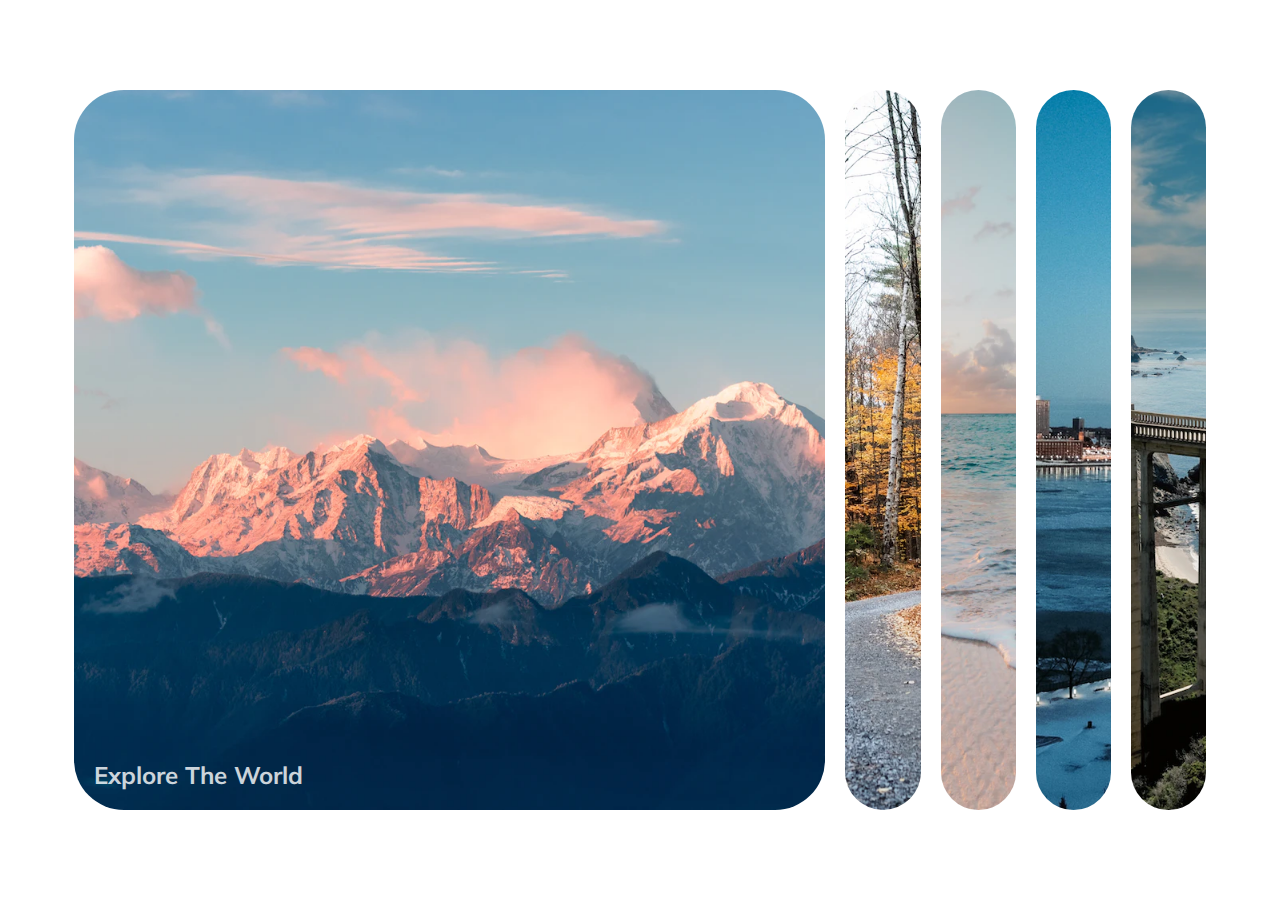
<file: expanding-cards/index.html>
<!DOCTYPE html>
<html lang="en">

<head>
    <meta charset="UTF-8">
    <meta http-equiv="X-UA-Compatible" content="IE=edge">
    <meta name="viewport" content="width=device-width, initial-scale=1.0">
    <link rel="stylesheet" href="https://cdnjs.cloudflare.com/ajax/libs/font-awesome/6.2.1/css/all.min.css"
        integrity="sha512-MV7K8+y+gLIBoVD59lQIYicR65iaqukzvf/nwasF0nqhPay5w/9lJmVM2hMDcnK1OnMGCdVK+iQrJ7lzPJQd1w=="
        crossorigin="anonymous" referrerpolicy="no-referrer" />
    <link rel="stylesheet" href="./style.css">
    <title>Expanding Cards</title>
</head>

<body>
    <div class="container">
        <div class="panel active" style="background-image: url(./images/1.PNG);">
            <h3>Explore The World</h3>
        </div>
        <div class="panel" style="background-image: url(./images/2.PNG);">
            <h3>Wild Forest</h3>
        </div>
        <div class="panel" style="background-image: url(./images/3.PNG);">
            <h3>Sunny Beach</h3>
        </div>
        <div class="panel" style="background-image: url(./images/4.PNG);">
            <h3>City on Winter</h3>
        </div>
        <div class="panel" style="background-image: url(./images/5.PNG);">
            <h3>Valley Bridge</h3>
        </div>
    </div>

    <script src="./script.js"></script>
</body>

</html>
</file>
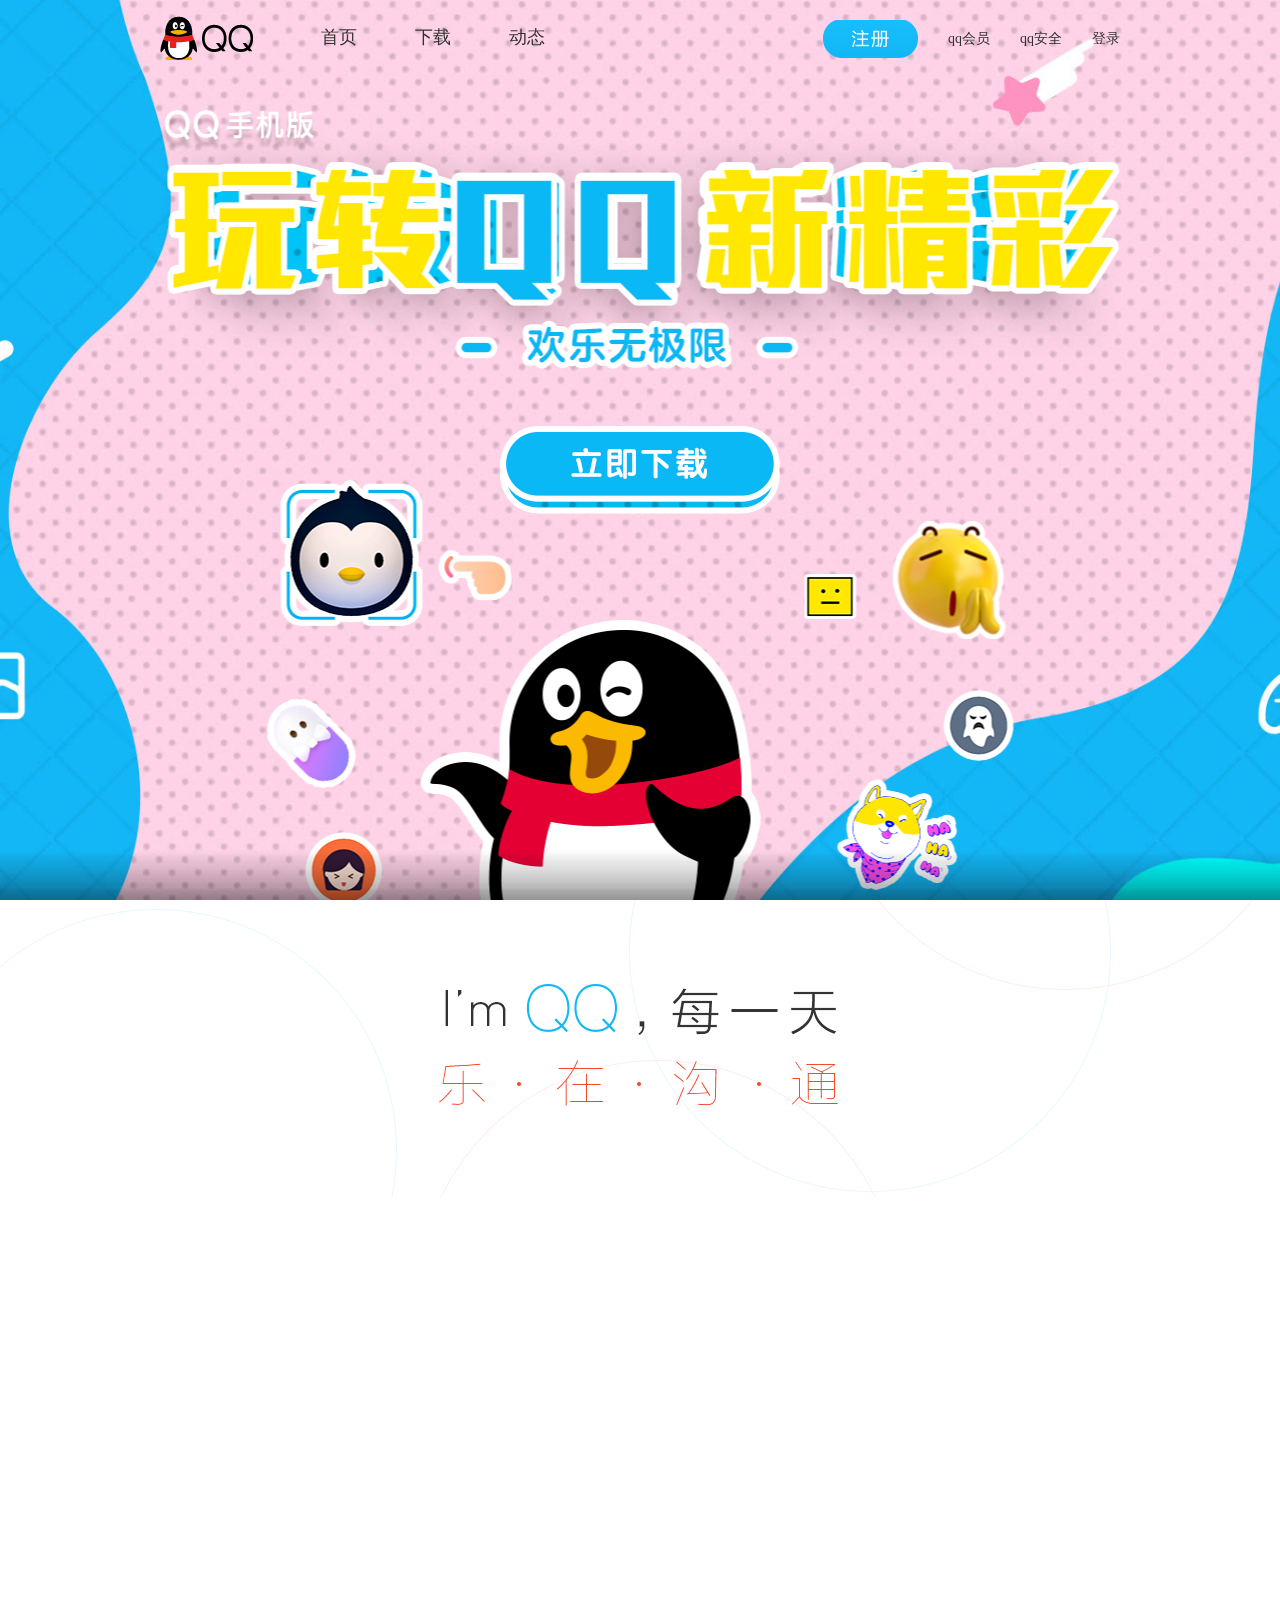
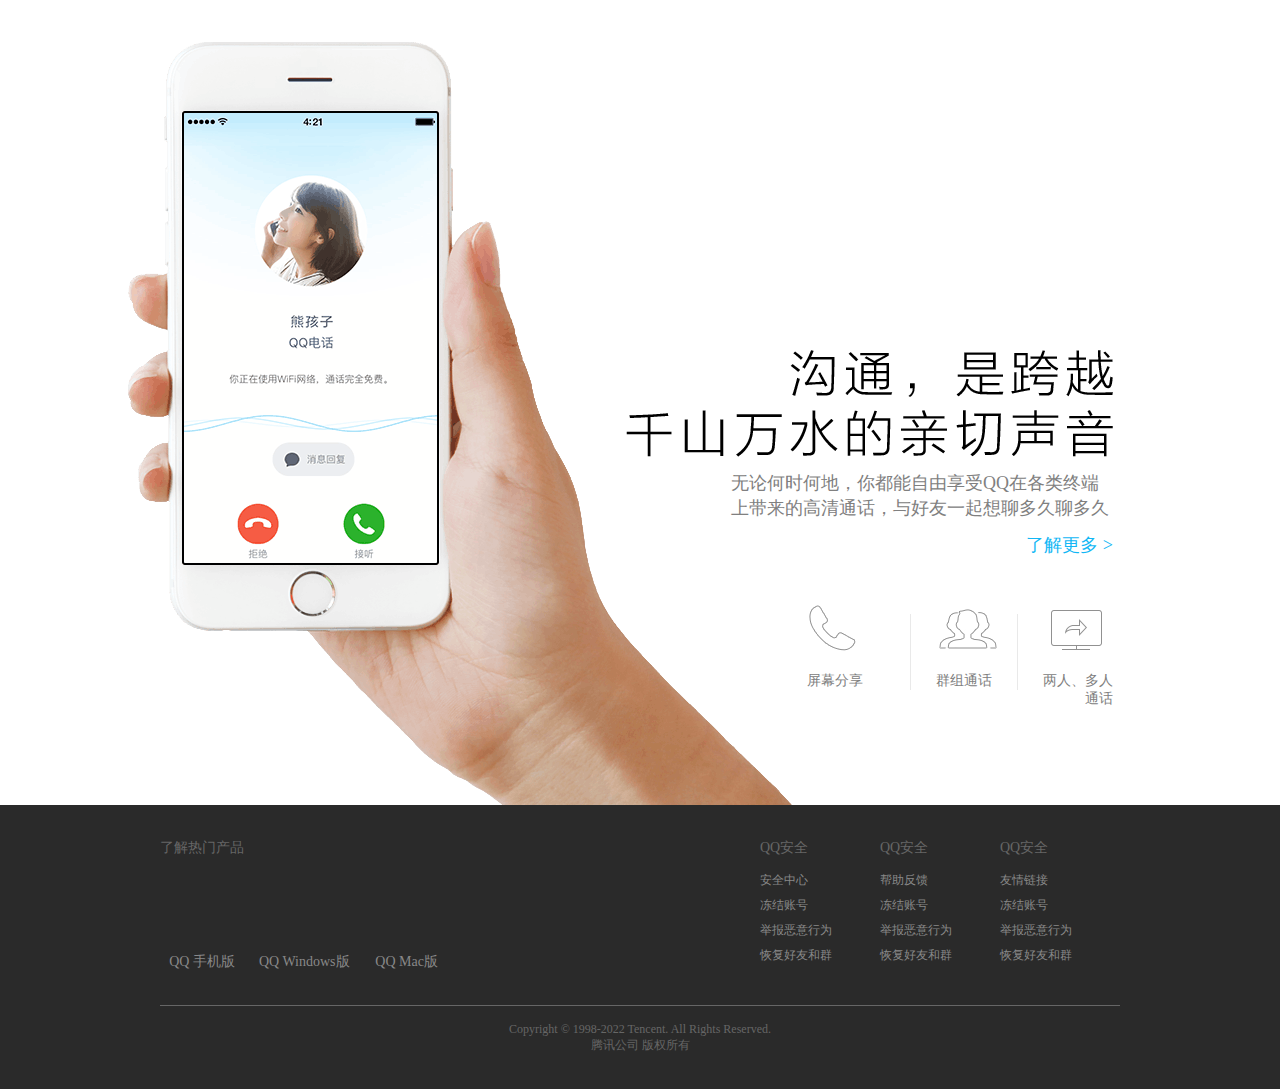
<file: i'm qq/index.html>
<!DOCTYPE html>
<html lang="en">

<head>
    <meta charset="UTF-8">
    <meta http-equiv="X-UA-Compatible" content="IE=edge">
    <meta name="viewport" content="width=device-width, initial-scale=1.0">
    <title>I&#39;m QQ - 每一天，乐在沟通</title>
    <link rel="shortcut icon" href="favicon.ico" type="image/x-icon">
    <link rel="stylesheet" href="./css/index.css">
</head>

<body>
    <!-- 导航栏不随着网页滚动，而是固定在顶部，因此不在banner里，而是独立的盒子 -->
    <div class="topbar">
        <div class="w">
            <div class="logo">
                <h1>
                    <a href="https://im.qq.com/index" title="I&#39;m QQ - 每一天，乐在沟通">
                        I&#39;m QQ - 每一天，乐在沟通
                    </a>
                </h1>
            </div>
            <ul class="main-nav">
                <li><a href="https://im.qq.com/index">首页</a></li>
                <li><a href="https://im.qq.com/download">下载</a></li>
                <li><a href="https://im.qq.com/news">动态</a></li>
            </ul>
            <div class="toptool">
                <a href="https://ssl.zc.qq.com/v3/index-chs.html" class="barzc"></a>
                <ul>
                    <li><a href="">qq会员</a></li>
                    <li><a href="">qq安全</a></li>
                    <li><a href="">登录</a></li>
                </ul>
            </div>
        </div>
    </div>

    <!-- banner模块 -->
    <div class="banner">
        <img src="./images/1.png" alt="" class="pic1">
        <a href="https://im.qq.com/mobileqq" alt="下载" class="btn-download"></a>
        <img src="./images/qq.png" alt="" class="pic3">
        <div class="boxshadow"></div>
    </div>

    <!-- 内容模块 -->
    <div class="content">
        <!-- I'm qq -->
        <h1><img src="./images/brand.png" alt="I&#39;m QQ"></h1>
        <!-- 背景及图片 ul>li>div(background-image)>div(沟通)-->
        <ul>
            <!-- 第一板屏幕 -->
            <li>
                <div class="first"></div>
                <div class="communication w">
                    <img src="./images/pic1.png" alt="">
                    <div class="txt">
                        <h2></h2>
                        <p>
                            无论何时何地，你都能自由享受QQ在各类终端<br>
                            上带来的高清通话，与好友一起想聊多久聊多久
                        </p>
                        <p class="link clearfix">
                            <a href="">了解更多 ></a>
                        </p>
                        <ul>
                            <li>屏幕分享&nbsp;&nbsp;&nbsp;&nbsp;&nbsp;</li>
                            <li>群组通话</li>
                            <li>两人、多人<br>通话</li>
                        </ul>
                    </div>
                </div>
            </li>
        </ul>
    </div>

    <!-- 底部模块 -->
    <footer>
        <div class="qmaps w">
            <div class="plats">
                <h3>了解热门产品</h3>
                <a href="https://im.qq.com/mobileqq">
                    <span class="s1"></span>
                    <p>QQ 手机版</p>
                </a>
                <a href="https://im.qq.com/mobileqq">
                    <span class="s2"></span>
                    <p>QQ Windows版</p>
                </a>
                <a href="https://im.qq.com/mobileqq">
                    <span class="s3"></span>
                    <p>QQ Mac版</p>
                </a>
            </div>
            <div class="links">
                <dl>
                    <dt>QQ安全</dt>
                    <dd><a href="">安全中心</a></dd>
                    <dd><a href="">冻结账号</a></dd>
                    <dd><a href="">举报恶意行为</a></dd>
                    <dd><a href="">恢复好友和群</a></ dd>
                </dl>
                <dl>
                    <dt>QQ安全</dt>
                    <dd><a href="">帮助反馈</a></dd>
                    <dd><a href="">冻结账号</a></dd>
                    <dd><a href="">举报恶意行为</a></dd>
                    <dd><a href="">恢复好友和群</a></ dd>
                </dl>
                <dl>
                    <dt>QQ安全</dt>
                    <dd><a href="">友情链接</a></dd>
                    <dd><a href="">冻结账号</a></dd>
                    <dd><a href="">举报恶意行为</a></dd>
                    <dd><a href="">恢复好友和群</a></ dd>
                </dl>
            </div>

        </div>
        <div class="copyright w">
            <p>Copyright © 1998-2022 Tencent. All Rights Reserved.</p>
            <p>腾讯公司 版权所有</p>
        </div>
    </footer>

</body>

</html>
</file>
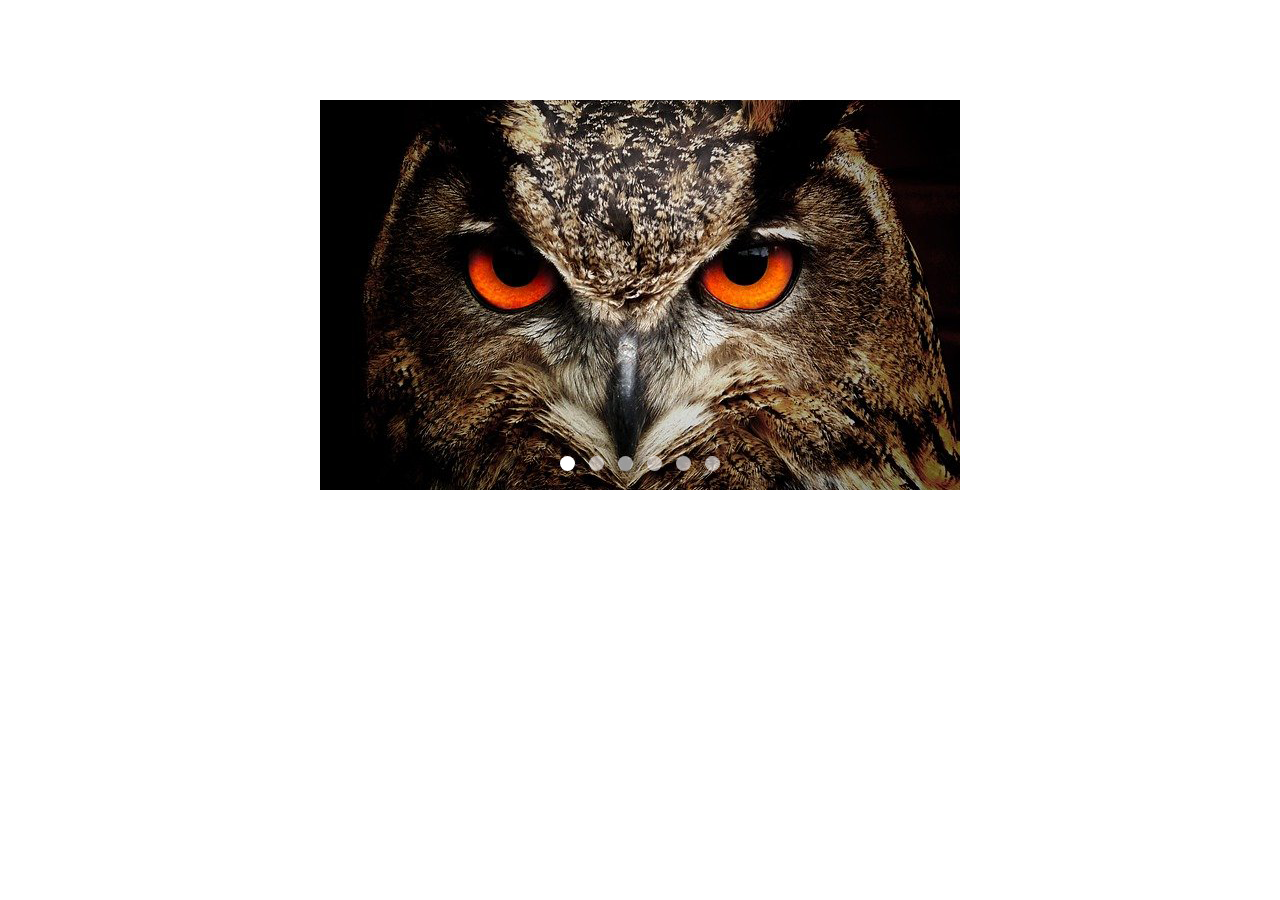
<file: image-carousel/index.html>
<!DOCTYPE html>
<html lang="en">

<head>
    <meta charset="UTF-8">
    <meta http-equiv="X-UA-Compatible" content="IE=edge">
    <meta name="viewport" content="width=device-width, initial-scale=1.0">
    <title>Document</title>
    <link rel="stylesheet" href="http://at.alicdn.com/t/c/font_3866112_re6x3dmlgvb.css">
</head>
<style>
    * {
        margin: 0;
        padding: 0;
    }

    .outer {
        position: relative;
        width: 640px;
        height: 390px;
        margin: 100px auto;
    }

    .img-list li {
        /* 让图片重叠 */
        position: absolute;
        list-style: none;
        opacity: 0;
        transition: opacity 1s;
    }

    img {
        /* 去除图片之间的间隙 */
        vertical-align: top;
    }

    /* 注意选择器权重，不要被.img-list li盖住 */
    .img-list .current {
        /* 给想置顶的图片加权重，否则就是ul中的最后一张图片在上面 */
        z-index: 1;
        opacity: 1;
    }

    .iconfont {
        /* 相对位置给outer盒子设置 */
        position: absolute;
        top: 50%;
        transform: translate(0, -50%);
        font-size: 50px;
        font-weight: bold;
        color: #fff;
        z-index: 2;
        opacity: 0.7;
        transition: all .2s;
    }

    .iconfont:hover {
        opacity: 1;
    }

    .icon-back {
        left: 2px;
    }

    .icon-more {
        right: 2px;
    }

    .pagination {
        position: absolute;
        bottom: 10px;
        left: 50%;
        transform: translateX(-50%);
        z-index: 3;
    }

    .pagination a {
        position: relative;
        display: inline-block;
        margin: 5px;
        border-radius: 50%;
        width: 15px;
        height: 15px;
        background-color: #fff;
        opacity: 0.6;
        transition: all .4s;
    }

    .pagination .active {
        opacity: 1;
    }
</style>

<body>
    <div class="outer">
        <ul class="img-list">
            <li class="current">
                <a href="#">
                    <img src="./images/1.png">
                </a>
            </li>
            <li>
                <a href="#">
                    <img src="./images/2.png">
                </a>
            </li>
            <li>
                <a href="#">
                    <img src="./images/3.png">
                </a>
            </li>
            <li>
                <a href="#">
                    <img src="./images/4.png">
                </a>
            </li>
            <li>
                <a href="#">
                    <img src="./images/5.png">
                </a>
            </li>
            <li>
                <a href="#">
                    <img src="./images/6.png">
                </a>
            </li>
        </ul>

        <div class="prev-next">
            <a id="prev_btn" href="javascript:;">
                <i class="iconfont icon-back"></i>
            </a>
            <a id="next_btn" href="javascript:;">
                <i class="iconfont icon-more"></i>
            </a>
        </div>

        <div class="pagination">
            <a class="active" href="javascript:;"></a>
            <a href="javascript:;"></a>
            <a href="javascript:;"></a>
            <a href="javascript:;"></a>
            <a href="javascript:;"></a>
            <a href="javascript:;"></a>
        </div>

    </div>

    <script>
        const imgArr = Array.from(document.getElementsByTagName("li"))
        const dotsArr = Array.from(document.querySelectorAll(".pagination a"))

        //事件委派，给document绑定事件:鼠标点击增加active类
        document.addEventListener("click", () => {
            //判断触发事件的对象是不是小点，是则返回索引，否则返回-1
            let index = dotsArr.indexOf(event.target)
            if (index != -1) {
                changeImg(index)
            }
        })

        const toggleChange = (function () {
            let timer = null
            //内部函数要作为返回值返回，才能在外部接收，调用
            return () => {
                if (timer === null) { //如果当前没有定时器，就开启
                    timer = setTimeout(function auto() {
                        changeImg("next")
                        timer = setTimeout(auto, 3000)
                    }, 3000)
                } else { //如果当前有定时器，就关闭，注意关闭后，要重设timer = null
                    clearTimeout(timer)
                    timer = null
                }
            }
        })()

        toggleChange()

        //获取outer大盒子
        const outer = document.querySelector(".outer")
        //给鼠标进入和离开事件绑定响应函数
        outer.onmouseenter = toggleChange
        outer.onmouseleave = toggleChange

        //获取按钮,绑定事件
        const prev_btn = document.getElementById("prev_btn")
        const next_btn = document.getElementById("next_btn")

        prev_btn.onclick = function () {
            changeImg("prev")
        }

        next_btn.onclick = function () {
            changeImg("next")
        }

        function changeImg(dir) {
            //获取当前显示的图片
            const current = document.querySelector(".img-list .current")

            //获取下一个图片
            let next
            if (dir === "next") {
                next = current.nextElementSibling || imgArr[0]
            } else if (dir === "prev") {
                next = current.previousElementSibling || imgArr[imgArr.length - 1]
            } else if (typeof dir === "number") {//点击原点，切换图片
                next = imgArr[dir]
            }

            //切换显示状态
            current.classList.remove("current")
            next.classList.add("current")

            //切换active

            //获取当前要显示的小点
            const currentActive = document.querySelector(".pagination .active")

            //获取下个要显示的图片索引，进而获取下一个要active的小点
            const index = imgArr.indexOf(next)
            const nextActive = dotsArr[index]

            currentActive.classList.remove("active")
            nextActive.classList.add("active")

        }
    </script>
</body>

</html>
</file>
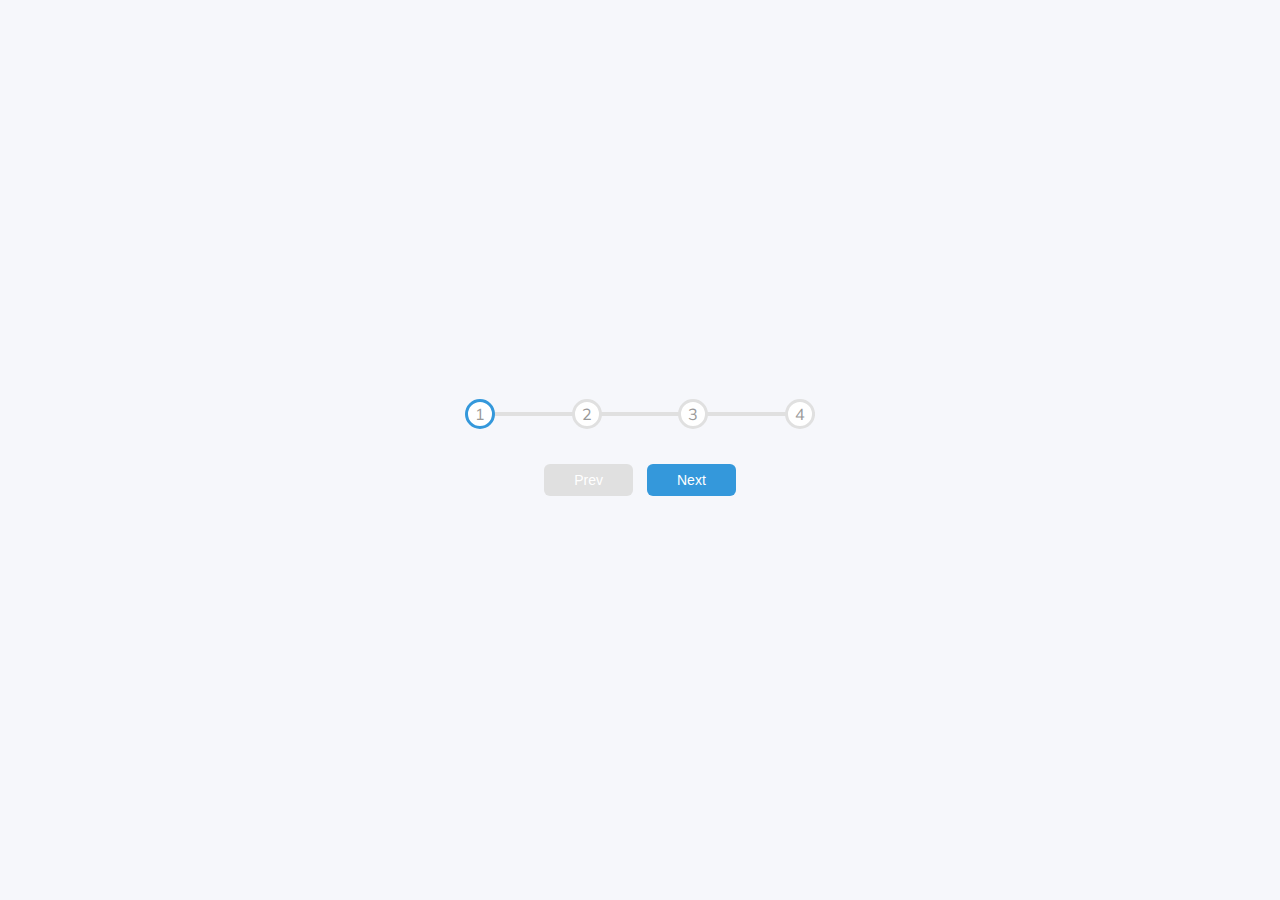
<file: progress-steps/index.html>
<!DOCTYPE html>
<html lang="en">

<head>
    <meta charset="UTF-8">
    <meta http-equiv="X-UA-Compatible" content="IE=edge">
    <meta name="viewport" content="width=device-width, initial-scale=1.0">
    <link rel="stylesheet" href="https://cdnjs.cloudflare.com/ajax/libs/font-awesome/6.2.1/css/all.min.css"
        integrity="sha512-MV7K8+y+gLIBoVD59lQIYicR65iaqukzvf/nwasF0nqhPay5w/9lJmVM2hMDcnK1OnMGCdVK+iQrJ7lzPJQd1w=="
        crossorigin="anonymous" referrerpolicy="no-referrer" />
    <link rel="stylesheet" href="./style.css">
    <title>Progress Steps</title>
</head>

<body>
    <div class="container">
        <div class="progress-container">
            <div class="progress-line"></div>
            <div class="circle active">1</div>
            <div class="circle">2</div>
            <div class="circle">3</div>
            <div class="circle">4</div>
        </div>

        <button class="btn" id="prev" disabled>Prev</button>
        <button class="btn" id="next">Next</button>

    </div>

    <script src="./script.js"></script>
</body>

</html>
</file>
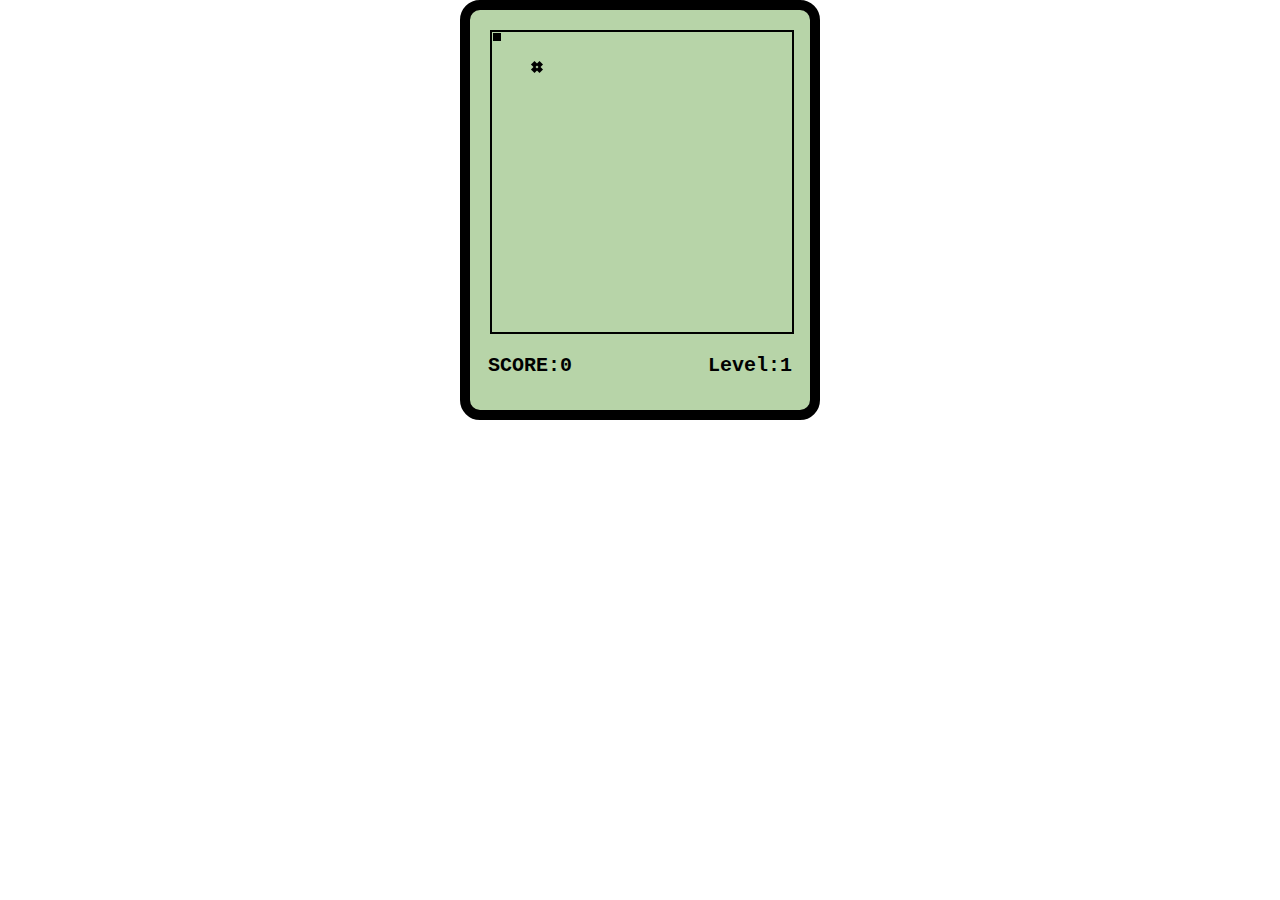
<file: snake-game/index.html>
<!DOCTYPE html>
<html lang="en">

<head>
    <meta charset="UTF-8">
    <meta http-equiv="X-UA-Compatible" content="IE=edge">
    <meta name="viewport" content="width=device-width, initial-scale=1.0">
    <style>
        * {
            margin: 0;
            padding: 0;
            box-sizing: border-box;
        }

        #main {
            width: 360px;
            height: 420px;
            margin: 0 auto;
            border: 10px solid #000000;
            background-color: #b7d4a8;
            border-radius: 20px;
        }

        #stage {
            /* 蛇和食物都是以stage为参照定位的 */
            position: relative;
            /* 游戏页面宽高要是小蛇单块宽高(10px)的整数倍 */
            width: 304px;
            height: 304px;
            margin: 20px;
            border: 2px solid #000000;
        }

        /* >:第一代子元素 */
        #snake>div {
            position: absolute;
            width: 10px;
            height: 10px;
            border: 1px solid #b7d4a8;
            background-color: #000000;
        }

        #food {
            position: absolute;
            display: flex;
            flex-flow: wrap;
            top: 30px;
            left: 40px;
            width: 10px;
            height: 10px;
        }

        #food>div {
            width: 5px;
            height: 5px;
            background-color: #000000;
            transform: rotate(45deg);
        }

        #info {
            width: 304px;
            margin: 0px auto;
            display: flex;
            justify-content: space-between;
            font: bold 20px courier;
        }
    </style>
</head>

<body>
    <div id="main">
        <div id="stage">
            <div id="snake">
                <div></div>
            </div>
            <div id="food">
                <div></div>
                <div></div>
                <div></div>
                <div></div>
            </div>
        </div>
        <div id="info">
            <div>SCORE:<span id="score">0</span></div>
            <div>Level:<span id="level">1</span></div>
        </div>
    </div>
    <script>
        //获取蛇容器、各个部分
        const snake = document.getElementById("snake")
        const snakes = snake.getElementsByTagName("div")

        //获取食物
        const food = document.getElementById("food")

        // 定义一个变量用来存储蛇的移动方向
        let dir
        const keyArr = ["ArrowUp", "ArrowDown", "ArrowLeft", "ArrowRight"]

        // 创建一个对象用于判断相反方向
        const reObj = {
            ArrowUp: "ArrowDown",
            ArrowDown: "ArrowUp",
            ArrowLeft: "ArrowRight",
            ArrowRight: "ArrowLeft",
        }

        // 创建一个变量来控制键盘的可用状态
        let keyActive = true

        // 获取分数和level的span
        const scoreSpan = document.getElementById("score")
        const levelSpan = document.getElementById("level")
        let score = 0
        let level = 1

        //随机改变食物坐标
        function changeFood() {
            //生成0-300之间的随机数
            let x = Math.floor(Math.random() * 30) * 10
            let y = Math.floor(Math.random() * 30) * 10
            food.style.top = y + "px"
            food.style.left = x + "px"
        }

        //给doucument绑定敲击键盘，蛇头移动事件，event接收事件对象，读取按键
        //方向与速度分离
        document.addEventListener("keydown", (event) => {
            if (keyArr.includes(event.key) && keyActive) {
                //如果身体长度小于2，或者键入的不是相反方向，就改变方向，否则方向不变
                if (snakes.length < 2 || reObj[dir] != event.key) {
                    dir = event.key
                    // 改变方向后要关闭键盘输入
                    keyActive = false
                }
            }
        })

        //控制速度
        setTimeout(function move() {
            //需要动态的蛇头坐标
            const head = snakes[0]

            let x = head.offsetLeft
            let y = head.offsetTop

            switch (dir) {
                case "ArrowUp":
                    y -= 10
                    break;
                case "ArrowDown":
                    y += 10
                    break;
                case "ArrowLeft":
                    x -= 10
                    break;
                case "ArrowRight":
                    x += 10
                    break;
                default:
                    break;
            }

            //判断撞墙
            if (x < 0 || x > 300 || y < 0 || y > 300) {
                alert("撞墙了！游戏结束")
                return
            }

            // 判断蛇有没有吃到食物,吃到则改变食物坐标，增加蛇身
            if (head.offsetTop == food.offsetTop && head.offsetLeft == food.offsetLeft) {
                changeFood()
                snake.insertAdjacentHTML("beforeend", "<div></div>")

                // 加分升级
                score++
                scoreSpan.textContent = score

                if (score % 3 == 0) {
                    level++
                    levelSpan.textContent = level
                }
            }

            //撞自己
            for (let i = 0; i < snakes.length - 1; i++) {
                if (snakes[i].offsetTop == y && snakes[i].offsetLeft == x) {
                    alert("撞到自己了！游戏结束了")
                    return
                }
            }

            //将蛇尾移到蛇头:样式（坐标）和元素（结构位置）都要改变
            const tail = snakes[snakes.length - 1]
            tail.style.top = y + "px"
            tail.style.left = x + "px"
            snake.insertAdjacentElement("afterbegin", tail)

            //等到定时器执行完了，再打开键盘输入
            keyActive = true

            setTimeout(move, 300 - level * 20)
        }, 300)

    </script>
</body>

</html>
</file>
<file: expanding-cards/style.css>
@import url('https://fonts.googleapis.com/css?family=Muli&display=swap');

* {
    box-sizing: border-box;
    /* padding和border的值就不会在影响元素的宽高 */
    margin: 0;
    padding: 0;
}

body {
    display: flex;
    align-items: center;
    justify-content: center;
    height: 100vh;
    overflow: hidden;
    font-family: 'Muli', sans-serif;
}

.container {
    display: flex;
    width: 90vw;
}

.panel {
    position: relative;
    height: 80vh;
    margin: 10px;
    background: no-repeat center/cover;
    border-radius: 50px;
    flex: 0.5;
    /* 让项目一样宽 */
    cursor: pointer;
    transition: all .7s ease-in;
    /* 切换图片的速度先慢后快 */
}

.panel h3 {
    position: absolute;
    bottom: 20px;
    left: 20px;
    font-size: 24px;
    color: #fff;
    opacity: 0;
    /* 添加delay属性，等到图片完全展开再显示标题 */
}

.panel.active {
    /* 注意：并集选择器中间没有空格 */
    flex: 5;
}

.panel.active h3 {
    opacity: 0.8;
    transition: opacity 0.3s ease-in 0.4s;
}
</file>
<file: i'm qq/css/index.css>
/* css基本设置 */
* {
  margin: 0;
  padding: 0;
  box-sizing: border-box;
}

ul {
  list-style: none;
}

a {
  text-decoration: none;
  color: #333;
}

.clearfix::before,
.clearfix::after {
  content: "";
  display: table;
}

.clearfix::after {
  clear: both;
}

html,
body {
  width: 100%;
  height: 100%;
}

/* ====主导航==== */

.topbar {
  position: absolute;
  position: fixed;
  top: 0;
  left: 50%;
  transform: translateX(-50%);
  width: 100%;
  height: 75px;
  line-height: 75px;
  z-index: 100;
}

.w {
  width: 960px;
  margin: 0 auto;
}

.logo {
  float: left;
}

.logo h3 {
  display: inline;
}

.logo a {
  overflow: hidden;
  display: block;
  width: 106px;
  height: 75px;
  background: url(../images/imlogo_b.png) no-repeat left center;
  font-size: 0;
}

.main-nav {
  float: left;
  height: 75px;
  margin-left: 35px;
  text-align: center;
}

.main-nav li {
  float: left;
  margin-right: 18px;
}

.main-nav li a {
  display: block;
  height: 75px;
  padding: 0 20px;
  font-size: 18px;
}

.main-nav li a:hover {
  background-color: #12b7f5;
}

.toptool {
  float: right;
  text-align: center;
}

.barzc {
  float: left;
  display: inline-block;
  width: 96px;
  height: 39px;
  margin-top: 20px;
  background: url(../images/icons.png) no-repeat 0 -245px;
}

.toptool ul {
  float: left;
}

.toptool li {
  float: left;
  margin-left: 30px;
}

.toptool li a {
  font-size: 14px;
}

.toptool li a:hover {
  color: #12b7f5;
}

/* ====banner图片==== */
.banner {
  position: relative;
  overflow: hidden;
  width: 100%;
  height: 100%;
  background: url(../images/banner.jpeg) no-repeat top center/cover;
}

.banner img {
  position: absolute;
  left: 50%;
  transform: translateX(-50%);
}

.pic1 {
  top: 110px;
}

.btn-download {
  position: absolute;
  left: 50%;
  top: 425px;
  transform: translateX(-50%);
  display: block;
  width: 280px;
  height: 89px;
  cursor: pointer;
  background: url(../images/a.png) no-repeat;
  background-size: cover;
}

.pic3 {
  top: 480px;
}

.boxshadow {
  position: absolute;
  bottom: 0;
  width: 100%;
  height: 52px;
  background: url(../images/linearbot.png) repeat-x;
  z-index: 99;
}

/* ====内容模块==== */
.content h1 {
  height: 321px;
  background-color: #fff;
  /* 让行内块img水平居中，给父盒子设置text-align：center*/
  text-align: center;
}

.first {
  height: 600px;
  background: url(../images/bg1.jpg) no-repeat fixed top center/cover;
}

.communication {
  position: relative;
  height: 584px;
  background-color: #fff;
}

.communication img {
  position: absolute;
  bottom: 0;
  left: -32px;
  width: 664px;
  height: 763px;
}

.communication .txt {
  position: absolute;
  top: 115px;
  right: 7px;
  width: 487px;
}

.communication .txt h2 {
  width: 487px;
  height: 135px;
  background: url(../images/qcall_txt.png) no-repeat left center;
}

.communication .txt p {
  padding-left: 105px;
  margin-bottom: 12px;
  width: 100%;
  line-height: 25px;
  font-size: 18px;
  color: gray;
}

.communication .txt p a {
  float: right;
  font-size: 18px;
  color: #12b7f5;
}

.communication .txt ul {
  float: right;
  padding-top: 44px;
  background: url(../images/qcall_figs.png) no-repeat 27px 35px;
}

.communication .txt li {
  float: left;
  padding: 58px 25px 0;
  font-size: 14px;
  color: gray;
  text-align: right;
  border-right: 1px solid #e9e9e9;
}

.communication .txt li:first-child {
  padding-right: 30px;
}

.communication .txt li:last-child {
  border: 0;
  padding-right: 0;
}

/* ====底部模块==== */
footer {
  width: 100%;
  padding: 34px 0;
  background-color: #2a2a2a;
}

.qmaps {
  height: 132px;
  margin-bottom: 34px;
}

.plats {
  float: left;
}

.plats h3 {
  height: 40px;
  font-size: 14px;
  font-weight: normal;
  color: #666;
}

.plats a {
  float: left;
  display: block;
  margin-right: 15px;
  text-align: center;
  font-size: 14px;
  color: #888888;
}

.plats a span {
  display: inline-block;
  width: 84px;
  height: 70px;
  background: transparent
    url(https://sqimg.qq.com/qq_product_operations/im/2015/plats1.png) no-repeat
    0 0;
}

.plats a .s2 {
  background-position: -105px 0;
}

.plats a .s3 {
  background-position: -210px 0;
}

.links {
  float: right;
}

.links dl {
  float: left;
  width: 120px;
}

.links dl dt {
  height: 25px;
  margin-bottom: 4px;
  font-size: 14px;
  font-weight: normal;
  color: #666;
}

.links dl dd a {
  display: block;
  height: 25px;
  line-height: 25px;
  font-size: 12px;
  color: #888888;
}

.links dl dd a:hover {
  color: #fafafa;
}

.copyright {
  height: 50px;
  padding-top: 16px;
  border-top: 1px solid #666;
  font-size: 12px;
  color: #666666;
  text-align: center;
}

.p {
  height: 17px;
  line-height: 17px;
}
</file>
<file: progress-steps/style.css>
@import url('https://fonts.googleapis.com/css2?family=Muli&display=swap');

* {
    box-sizing: border-box;
    margin: 0;
    padding: 0;
}

body {
    display: flex;
    justify-content: center;
    align-items: center;
    height: 100vh;
    overflow: hidden;
    background-color: #f6f7fb;
    font-family: 'Muli', sans-serif;
}

.container {
    text-align: center;
}

.progress-container {
    display: flex;
    justify-content: space-between;
    position: relative;
    max-width: 100%;
    /* 未超出父元素宽度则大小不变， 超过了则收缩至父元素的宽度 */
    width: 350px;
    margin-bottom: 30px;
}

/* .progress-line进度条蓝线;
   .progress-container::before进度条灰线 */
.progress-line,
.progress-container::before {
    content: '';
    position: absolute;
    top: 50%;
    left: 0;
    transform: translateY(-50%);
    height: 4px;
    transition: .4s ease;
}

.progress-line {
    width: 0%;
    /* 用父盒子宽度的 %，控制进度长短 */
    background-color: #3498db;
    z-index: 0;
}

.progress-container::before {
    width: 100%;
    background-color: #e0e0e0;
    z-index: -1;
}

.circle {
    /* 让子元素垂直居中对齐 */
    display: flex;
    justify-content: center;
    align-items: center;
    width: 30px;
    height: 30px;
    border: 3px solid #e0e0e0;
    border-radius: 50%;
    background-color: #fff;
    color: #999;
    z-index: 1;
    transition: all .4s ease
}

.circle.active {
    border-color: #3498db;
}

.btn {
    margin: 5px;
    padding: 8px 30px;
    border: 0;
    border-radius: 6px;
    background: #3498db;
    font-size: 14px;
    color: #fff;
    cursor: pointer;
}

/* 点击按钮时缩小 */
.btn:active {
    transform: scale(0.98)
}

/* :disabled伪类表示被禁用的元素 */
.btn:disabled {
    background-color: #e0e0e0;
    cursor: not-allowed;
}

.btn:focus {
    outline: 0;
}
</file>
